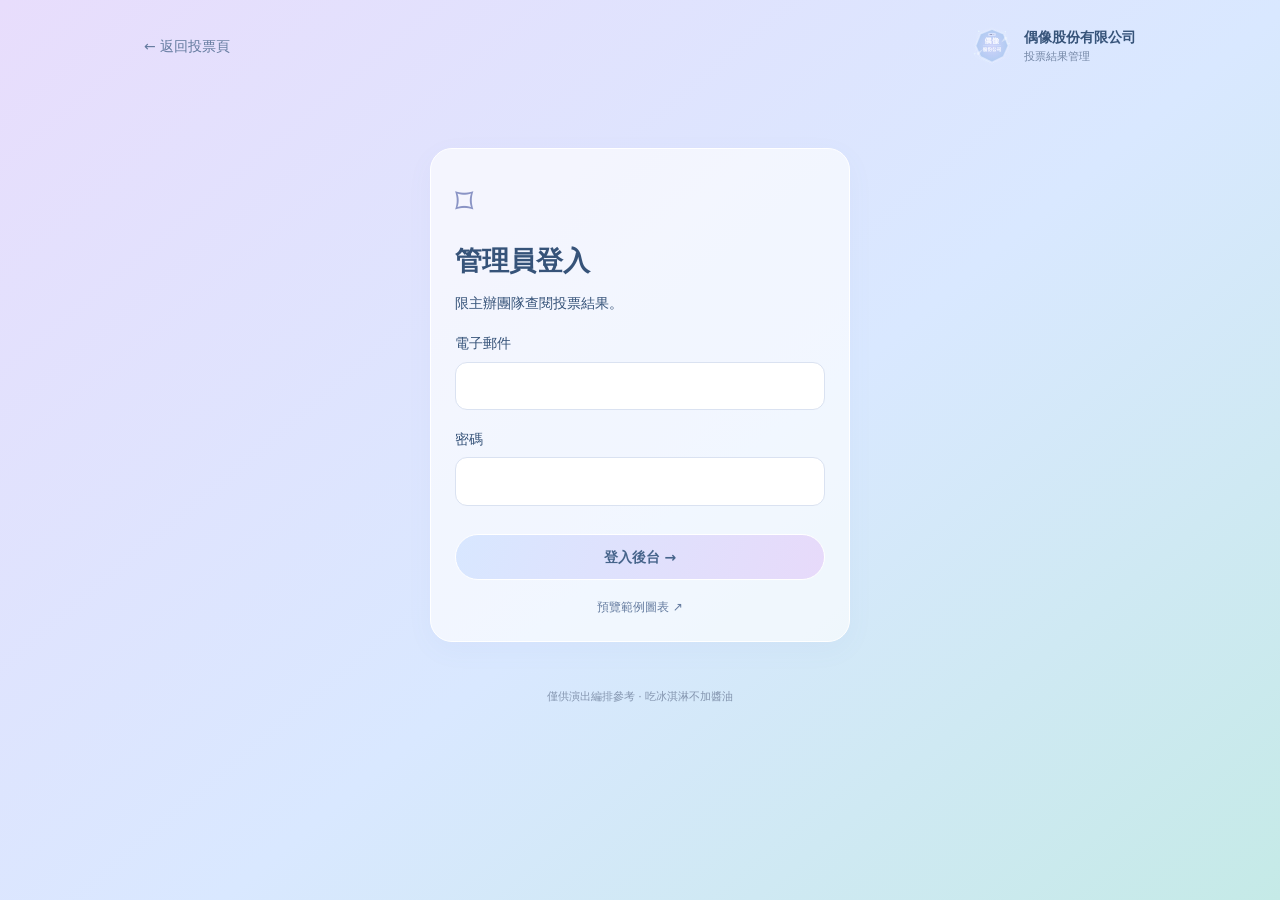
<file: admin.html>
<!doctype html><html lang="zh-Hant"><head><meta charset="utf-8"><meta name="viewport" content="width=device-width,initial-scale=1"><meta name="robots" content="noindex,nofollow"><title>投票結果管理｜偶像股份有限公司</title>
  <link rel="icon" type="image/jpeg" href="assets/團體logo.jpg">
  <link rel="apple-touch-icon" href="assets/團體logo.jpg"><link rel="stylesheet" href="admin.css"></head><body><main><header><a href="index.html">← 返回投票頁</a><div class="brand"><img src="logo-vote.svg" width="44" height="44" alt=""><span>偶像股份有限公司<small>投票結果管理</small></span></div><button id="logout" hidden>登出</button></header><p id="demo-banner" class="banner" hidden>示範資料 · 非實際票數</p><section id="login" class="panel login"><span class="lock" aria-hidden="true">⌑</span><h1>管理員登入</h1><p>限主辦團隊查閱投票結果。</p><p id="setup" hidden>尚未連接管理員設定。請依「後台設定說明.md」完成 Firebase 設定。</p><form id="login-form"><label>電子郵件<input id="email" type="email" autocomplete="username" required></label><label>密碼<input id="password" type="password" autocomplete="current-password" required></label><button id="login-btn" class="primary">登入後台 →</button></form><a class="demo-link" href="admin.html?demo=1">預覽範例圖表 ↗</a></section><p id="status" role="status" aria-live="polite"></p><section id="dashboard" hidden><div class="heading"><div><small>本期指定舞台</small><h1>成員選曲結果</h1></div><button id="refresh">更新結果 ↻</button></div><p id="updated" class="muted"></p><div class="stats"><article class="panel"><span>有效選票</span><strong id="total">—</strong></article><article class="panel"><span>成員選擇</span><strong id="choices">—</strong></article></div><div class="legend"><span><i class="a"></i>Bloody Paradise</span><span><i class="b"></i>Shangri-La</span></div><p class="muted">每張選票包含七位成員各一筆選擇，以下為各成員的得票分布。</p><div id="charts" class="charts"></div><details class="panel records"><summary>逐筆選票 <span id="record-count"></span></summary><div class="table-scroll"><table><thead><tr><th>提交時間</th><th>選票編號</th><th>Bloody Paradise</th><th>Shangri-La</th></tr></thead><tbody id="records"></tbody></table></div><button id="more" hidden>顯示更多</button></details></section><footer>僅供演出編排參考 · 吃冰淇淋不加醬油</footer></main><script src="vote-service.js"></script><script src="admin-config.js"></script><script src="admin-data.js"></script><script src="admin.js"></script></body></html>
</file>
<file: admin.css>
*{box-sizing:border-box}[hidden]{display:none!important}body{margin:0;color:#365379;background:linear-gradient(140deg,#e8ddfc,#d9e8ff 55%,#c5eae7);font:14px/1.6 system-ui,"Microsoft JhengHei",sans-serif;min-height:100vh}main{max-width:1040px;margin:auto;padding:24px}header{display:flex;align-items:center;justify-content:space-between;gap:16px;padding:0 0 26px}.brand{display:flex;gap:10px;align-items:center;font-weight:700}.brand small{display:block;font-weight:400;font-size:11px;color:#7487a6}a{color:#647b9f;text-decoration:none}button,input{font:inherit}button{cursor:pointer;border:1px solid white;border-radius:999px;padding:11px 20px;color:#46648b;background:#ffffff85}button:disabled{opacity:.5;cursor:wait}button:focus-visible,input:focus-visible,a:focus-visible,summary:focus-visible{outline:3px solid #789ada;outline-offset:3px}.primary{background:linear-gradient(110deg,#d8e7ff,#e7dafa);font-weight:700}.panel{border:1px solid #fff;border-radius:22px;background:#ffffffa6;box-shadow:0 8px 28px #7188b50c;padding:24px}.login{max-width:420px;margin:6vh auto 0}.lock{font-size:36px;color:#8a94c5}h1{font-size:27px;margin:8px 0}p{margin:10px 0}label{display:grid;gap:7px;margin:18px 0}input{width:100%;border:1px solid #dae2f1;border-radius:12px;padding:12px;background:#fff;color:#365379}.login button{width:100%;margin-top:10px}.demo-link{display:block;text-align:center;font-size:12px;margin-top:18px}#setup,.banner{border:1px solid #e4d5a5;padding:12px;border-radius:14px;background:#fff6df;color:#896c35}.banner{font-weight:700;text-align:center}#status{max-width:700px;margin:18px auto;color:#8f607b;white-space:pre-line}.heading{display:flex;justify-content:space-between;align-items:center;gap:12px}.muted,.heading small{font-size:12px;color:#7488a6}.stats{display:grid;grid-template-columns:1fr 1fr;gap:16px;margin:20px 0}.stats span{display:block;color:#7488a6;font-size:12px}.stats strong{font-size:38px;font-weight:700}.legend{display:flex;flex-wrap:wrap;gap:20px;margin:24px 0 8px;font-size:12px}.legend span{display:flex;gap:8px;align-items:center}i.a,i.b{width:9px;height:9px;border-radius:50%;background:#739dd4;display:inline-block}i.b{background:#b093ce}.charts{display:grid;grid-template-columns:1fr 1fr;gap:16px;margin:20px 0}.member-head{display:flex;align-items:center;gap:12px}.face{width:48px;height:48px;border-radius:50%;overflow:hidden;border:2px solid #c1cfec;background:#eef2ff}.face svg{display:block;width:100%;height:100%}h2{font-size:17px;margin:0}.member-head small{font-size:11px;color:#8193ad}.bar{height:15px;border-radius:999px;background:#e3e9f3;overflow:hidden;display:flex;margin:17px 0 12px}.bar span{height:100%;display:block;transition:width .5s}.bar .a{background:#739dd4}.bar .b{background:#b093ce}.numbers{display:grid;grid-template-columns:1fr 1fr;gap:10px;font-size:12px}.numbers b{font-size:18px}.numbers small{color:#8193ad}.numbers>div:last-child{text-align:right}.records summary{cursor:pointer;font-weight:700}.table-scroll{overflow-x:auto;margin-top:16px}table{width:100%;border-collapse:collapse;white-space:nowrap;font-size:12px}th,td{text-align:left;padding:12px;border-bottom:1px solid #dfe7f4}td:nth-child(2){font:11px ui-monospace,monospace}footer{text-align:center;padding:28px;color:#8394ae;font-size:11px}@media(max-width:600px){main{padding:18px}header{flex-wrap:wrap}.brand{order:-1;width:100%}.charts{grid-template-columns:1fr}.panel{padding:19px}.stats{gap:10px}h1{font-size:23px}.heading button{padding:10px 13px;font-size:12px}}@media(prefers-reduced-motion:reduce){.bar span{transition:none}}
</file>
